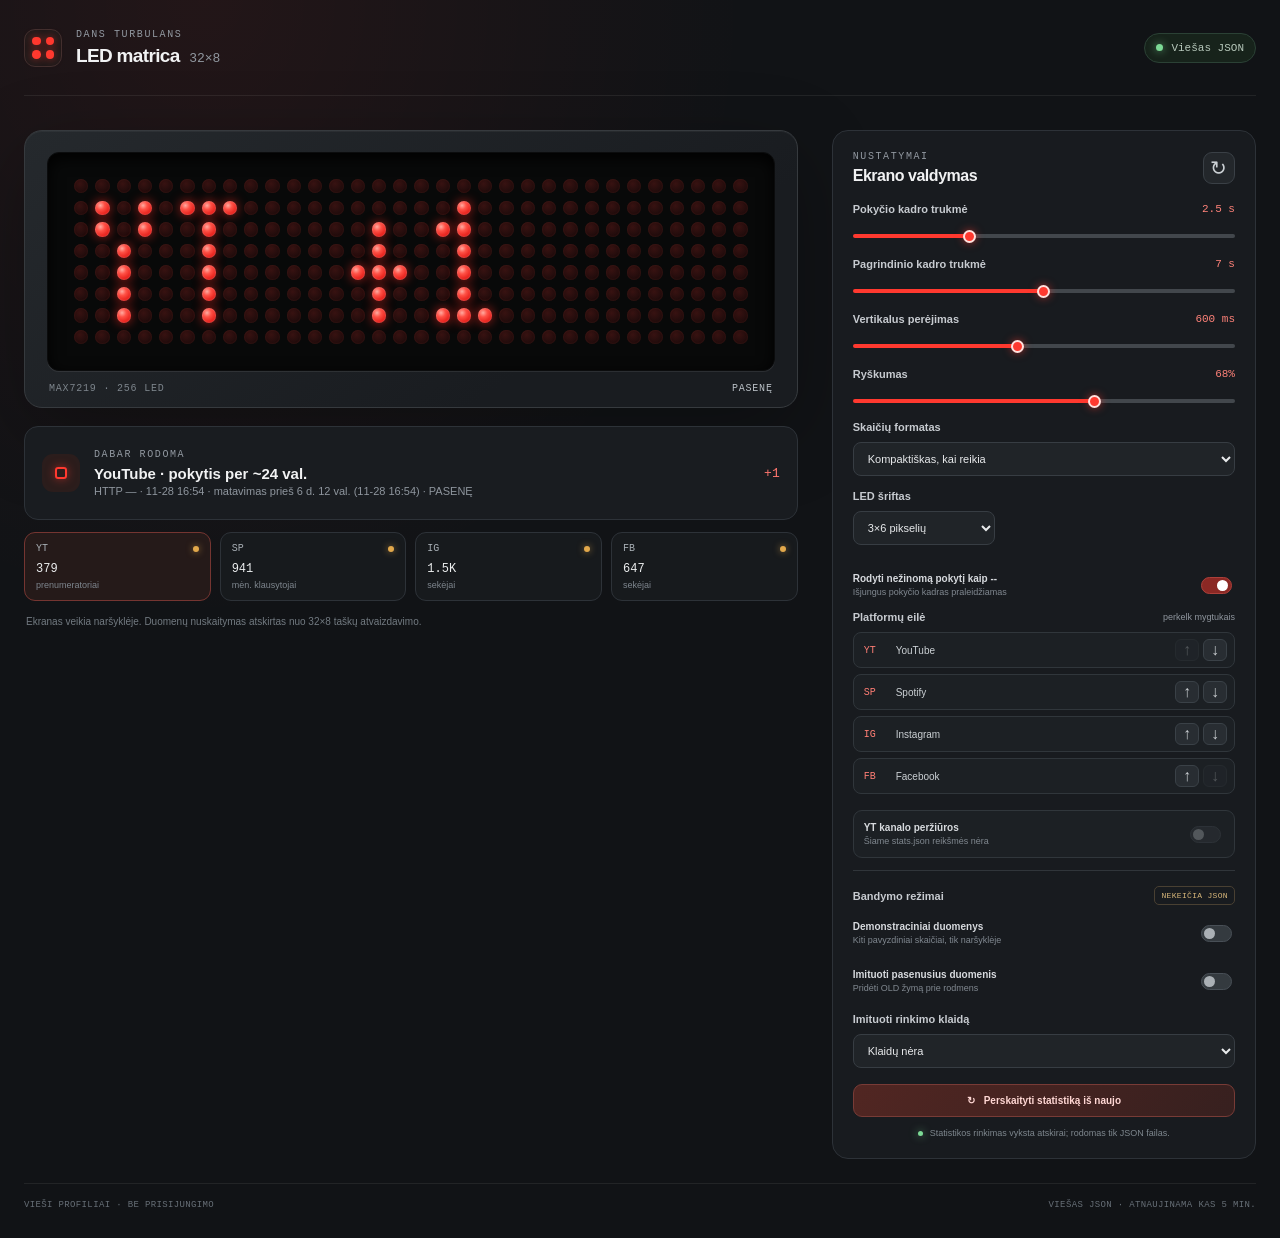
<file: index.html>
<!doctype html>
<html lang="lt"><head><meta charset="utf-8"><meta name="viewport" content="width=device-width, initial-scale=1"><meta http-equiv="refresh" content="0; url=./simulator/"><title>dans turbulans · LED ekranas</title></head><body><p>Atveriamas <a href="./simulator/">32×8 LED simuliatorius</a>…</p><script>location.replace(new URL("simulator/", location.href));</script></body></html>
</file>
<file: simulator/styles.css>
:root {
  color-scheme: dark;
  --bg: #111316;
  --panel: #191c20;
  --panel-raised: #202429;
  --line: #2d3238;
  --muted: #8f969e;
  --text: #f1f2f3;
  --red: #ff392f;
  --red-soft: #ff6a61;
  --brightness: .68;
  font-family: "Segoe UI", Arial, sans-serif;
}

* { box-sizing: border-box; }

body {
  margin: 0;
  min-width: 320px;
  min-height: 100vh;
  color: var(--text);
  background:
    radial-gradient(ellipse at 16% 0%, rgba(255, 55, 47, .075), transparent 34rem),
    var(--bg);
}

button, input, select { font: inherit; }
button { color: inherit; }

.shell { width: min(1240px, calc(100% - 48px)); margin: 0 auto; }
.topbar { height: 96px; display:flex; justify-content:space-between; align-items:center; border-bottom:1px solid rgba(255,255,255,.07); }
.brand-lockup { display:flex; align-items:center; gap:14px; }
.brand-mark { width:38px; height:38px; display:grid; grid-template-columns:repeat(2,1fr); gap:5px; padding:7px; border:1px solid #42302f; border-radius:11px; background:#201a1a; }
.brand-mark i { display:block; border-radius:50%; background:var(--red); box-shadow:0 0 8px rgba(255,57,47,.55); }
.eyebrow { margin:0 0 4px; color:#9299a1; font:500 10px/1.2 Consolas, "Courier New", monospace; letter-spacing:.16em; }
h1,h2,p { margin-top:0; }
h1 { margin:0; font-size:19px; font-weight:700; letter-spacing:-.035em; }
h1 span { color:#90979f; font:400 13px "DM Mono", monospace; letter-spacing:0; margin-left:5px; }
.mode-badge { display:flex; gap:8px; align-items:center; color:#b7c8bb; font:500 11px "DM Mono", monospace; padding:8px 11px; border:1px solid #2b4135; border-radius:99px; background:#17231b; }
.pulse,.live-dot { width:7px; height:7px; display:inline-block; border-radius:50%; background:#7cd995; box-shadow:0 0 8px rgba(124,217,149,.7); }
.mode-badge.demo { color:#ffd9a3; border-color:#59472d; background:#292116; }
.mode-badge.demo .pulse { background:#ffb454; box-shadow:0 0 8px rgba(255,180,84,.65); }

.layout { display:grid; grid-template-columns:minmax(0,1.55fr) minmax(330px,.85fr); gap:34px; align-items:start; padding:34px 0 24px; }
.display-column { min-width:0; }
.display-frame { padding:21px 22px 13px; border:1px solid #363a3e; border-radius:18px; background:linear-gradient(145deg,#25292d,#191c20 72%); box-shadow:0 24px 80px rgba(0,0,0,.28), inset 0 1px rgba(255,255,255,.045); }
.display-rim { padding:clamp(12px,2vw,24px); border:1px solid #0b0c0d; border-radius:12px; background:#080909; box-shadow:inset 0 5px 16px #000,0 1px rgba(255,255,255,.08); }
.matrix { width:100%; aspect-ratio:4/1; display:grid; grid-template-columns:repeat(32,minmax(0,1fr)); grid-template-rows:repeat(8,minmax(0,1fr)); gap:clamp(2px,.7vw,7px); padding:2px; }
.led { display:block; width:100%; aspect-ratio:1; align-self:center; border-radius:50%; background:radial-gradient(circle at 40% 34%,#381211,#210c0c 66%,#170909); box-shadow:inset 0 0 2px rgba(255,92,77,.18); transition:background-color .05s linear,box-shadow .05s linear; }
.led.on { background:radial-gradient(circle at 36% 32%,#ffaaa0 0,#ff5146 31%,#e51d18 72%,#98110f 100%); box-shadow:0 0 11px rgba(255,42,34,var(--brightness)),inset 0 0 2px rgba(255,255,255,.38); }
.frame-caption { display:flex; justify-content:space-between; gap:8px; padding:12px 2px 0; color:#7d858c; font:10px "DM Mono",monospace; letter-spacing:.08em; }
#frameStatus { color:#bac0c6; }
.now-card { min-height:94px; display:flex; align-items:center; gap:14px; margin-top:18px; padding:15px 17px; border:1px solid var(--line); border-radius:14px; background:var(--panel); }
.now-icon { width:38px; height:38px; flex:0 0 38px; display:grid; place-items:center; border-radius:11px; background:#2b1d1c; }
.now-icon span { width:12px; height:12px; border:2px solid var(--red); border-radius:3px; box-shadow:0 0 10px rgba(255,57,47,.5); }
.now-copy { min-width:0; flex:1; }
.now-copy h2 { margin:0 0 3px; overflow:hidden; text-overflow:ellipsis; white-space:nowrap; font-size:15px; font-weight:700; }
.muted { margin:0; color:var(--muted); font-size:11px; }
.now-value { padding-left:12px; color:#ff766e; font:500 13px "DM Mono",monospace; text-align:right; }
.platform-strip { display:grid; grid-template-columns:repeat(4,minmax(0,1fr)); gap:9px; margin-top:12px; }
.platform-chip { padding:10px 11px; border:1px solid var(--line); border-radius:11px; background:#171a1d; transition:border-color .2s,background .2s; }
.platform-chip.active { border-color:#753531; background:#251a19; }
.chip-top { display:flex; justify-content:space-between; align-items:center; margin-bottom:8px; }
.chip-code { color:#a8afb5; font:500 10px "DM Mono",monospace; }
.chip-dot { width:6px; height:6px; border-radius:50%; background:#70777e; }
.platform-chip.active .chip-dot { background:var(--red); box-shadow:0 0 7px var(--red); }
.platform-chip.stale .chip-dot { background:#e2a84b; box-shadow:0 0 7px rgba(226,168,75,.65); }
.chip-value { color:#eceeef; font:500 12px "DM Mono",monospace; overflow:hidden; text-overflow:ellipsis; }
.chip-label { margin-top:4px; color:#7e868e; font-size:9px; }
.footnote { margin:13px 2px 0; color:#727a81; font-size:10px; line-height:1.5; }

.controls { padding:20px; border:1px solid var(--line); border-radius:16px; background:rgba(25,28,32,.94); }
.section-heading { display:flex; align-items:center; justify-content:space-between; margin-bottom:18px; }
.section-heading h2 { margin:0; font-size:16px; letter-spacing:-.03em; }
.icon-button { width:32px; height:32px; border:1px solid #3a4046; border-radius:9px; background:#23272b; color:#cbd0d4; font-size:20px; line-height:1; cursor:pointer; transition:transform .2s,border-color .2s; }
.icon-button:hover { border-color:#8d4641; transform:rotate(35deg); }
.control-block { display:block; margin:0 0 16px; }
.control-title { display:flex; justify-content:space-between; align-items:center; gap:10px; margin-bottom:9px; color:#c7cbd0; font-size:11px; font-weight:600; }
output { color:#ff8279; font:11px "DM Mono",monospace; }
input[type="range"] { width:100%; height:4px; margin:4px 0 2px; appearance:none; border-radius:99px; background:linear-gradient(90deg,var(--red) 0%,var(--red) var(--progress,50%),#42474c var(--progress,50%),#42474c 100%); outline:none; }
input[type="range"]::-webkit-slider-thumb { width:13px; height:13px; appearance:none; border:2px solid #ffe0dd; border-radius:50%; background:var(--red); box-shadow:0 0 8px rgba(255,57,47,.6); cursor:pointer; }
input[type="range"]::-moz-range-thumb { width:10px; height:10px; border:2px solid #ffe0dd; border-radius:50%; background:var(--red); box-shadow:0 0 8px rgba(255,57,47,.6); cursor:pointer; }
select { width:100%; padding:9px 10px; border:1px solid #373d43; border-radius:8px; outline:none; background:#202428; color:#e8eaec; font-size:11px; }
select:focus { border-color:#a44b45; }
.select-block { margin-top:-2px; }
.font-select select { width:auto; min-width:142px; }
.order-block { margin-top:2px; }
.small { font-size:9px; font-weight:400; }
.order-list { list-style:none; margin:0; padding:0; display:grid; gap:6px; }
.order-item { display:flex; align-items:center; gap:8px; padding:6px 7px 6px 10px; border:1px solid #30363b; border-radius:8px; background:#1c2024; }
.order-item .order-code { min-width:24px; color:#ff7e75; font:500 10px "DM Mono",monospace; }
.order-item .order-name { flex:1; color:#cbd0d4; font-size:10px; }
.move-buttons { display:flex; gap:4px; }
.move-buttons button { width:24px; height:22px; padding:0; border:1px solid #3a4147; border-radius:6px; background:#282d32; color:#c9cdd1; cursor:pointer; }
.move-buttons button:disabled { opacity:.3; cursor:default; }
.toggle-row { min-height:48px; display:flex; align-items:center; justify-content:space-between; gap:12px; padding:9px 0; }
.toggle-row strong { display:block; color:#d7dade; font-size:10px; font-weight:600; }
.toggle-row small { display:block; margin-top:3px; color:#808890; font-size:9px; }
.toggle-row input { width:31px; height:17px; flex:0 0 31px; appearance:none; border:1px solid #484f56; border-radius:99px; background:#343a3f; cursor:pointer; position:relative; transition:background .15s,border .15s; }
.toggle-row input::after { content:""; position:absolute; top:2px; left:2px; width:11px; height:11px; border-radius:50%; background:#aab0b5; transition:transform .15s,background .15s; }
.toggle-row input:checked { border-color:#ac403a; background:#8b2824; }
.toggle-row input:checked::after { transform:translateX(13px); background:#fff; }
.toggle-row input:disabled { opacity:.38; cursor:not-allowed; }
.optional-row { margin:3px 0 8px; padding:10px 10px; border:1px solid #30363b; border-radius:9px; background:#1c2024; }
.divider { height:1px; margin:12px 0 15px; background:#30353a; }
.simulation-title { margin-bottom:4px; }
.tag { padding:4px 6px; border:1px solid #494032; border-radius:5px; color:#d8b77a; font:8px "DM Mono",monospace; letter-spacing:.04em; }
.error-select { margin-top:8px; }
.refresh-button { width:100%; display:flex; justify-content:center; align-items:center; gap:9px; margin-top:13px; padding:10px; border:1px solid #783b36; border-radius:9px; background:linear-gradient(120deg,#512622,#37201f); color:#ffd7d4; font-size:10px; font-weight:700; cursor:pointer; }
.refresh-button:hover { border-color:#bb5149; background:#542825; }
.auto-note { display:flex; align-items:center; justify-content:center; gap:7px; margin:11px 0 0; color:#7e878e; font-size:9px; }
.live-dot { width:5px; height:5px; }
.load-error { margin:12px 0 0; padding:9px; border:1px solid #643532; border-radius:8px; background:#291b1a; color:#ffaaa4; font-size:10px; line-height:1.5; }
footer { display:flex; justify-content:space-between; gap:10px; padding:16px 0 24px; border-top:1px solid rgba(255,255,255,.07); color:#676f77; font:9px "DM Mono",monospace; letter-spacing:.04em; text-transform:uppercase; }

@media (max-width: 850px) {
  .layout { grid-template-columns:1fr; gap:18px; }
  .controls { order:2; }
  .display-frame { padding:15px 14px 10px; }
  .display-rim { padding:clamp(9px,3vw,18px); }
  .matrix { gap:clamp(2px,1.15vw,6px); }
}
@media (max-width: 500px) {
  .shell { width:calc(100% - 24px); }
  .topbar { height:78px; }
  .brand-mark { width:33px; height:33px; gap:4px; padding:6px; }
  h1 { font-size:16px; }
  .mode-badge { padding:7px 8px; font-size:9px; }
  .layout { padding-top:18px; }
  .display-frame { border-radius:13px; }
  .matrix { gap:2px; }
  .platform-strip { gap:6px; }
  .platform-chip { padding:8px 7px; }
  .chip-value { font-size:10px; }
  .controls { padding:16px; }
  footer { font-size:8px; }
}
</file>
